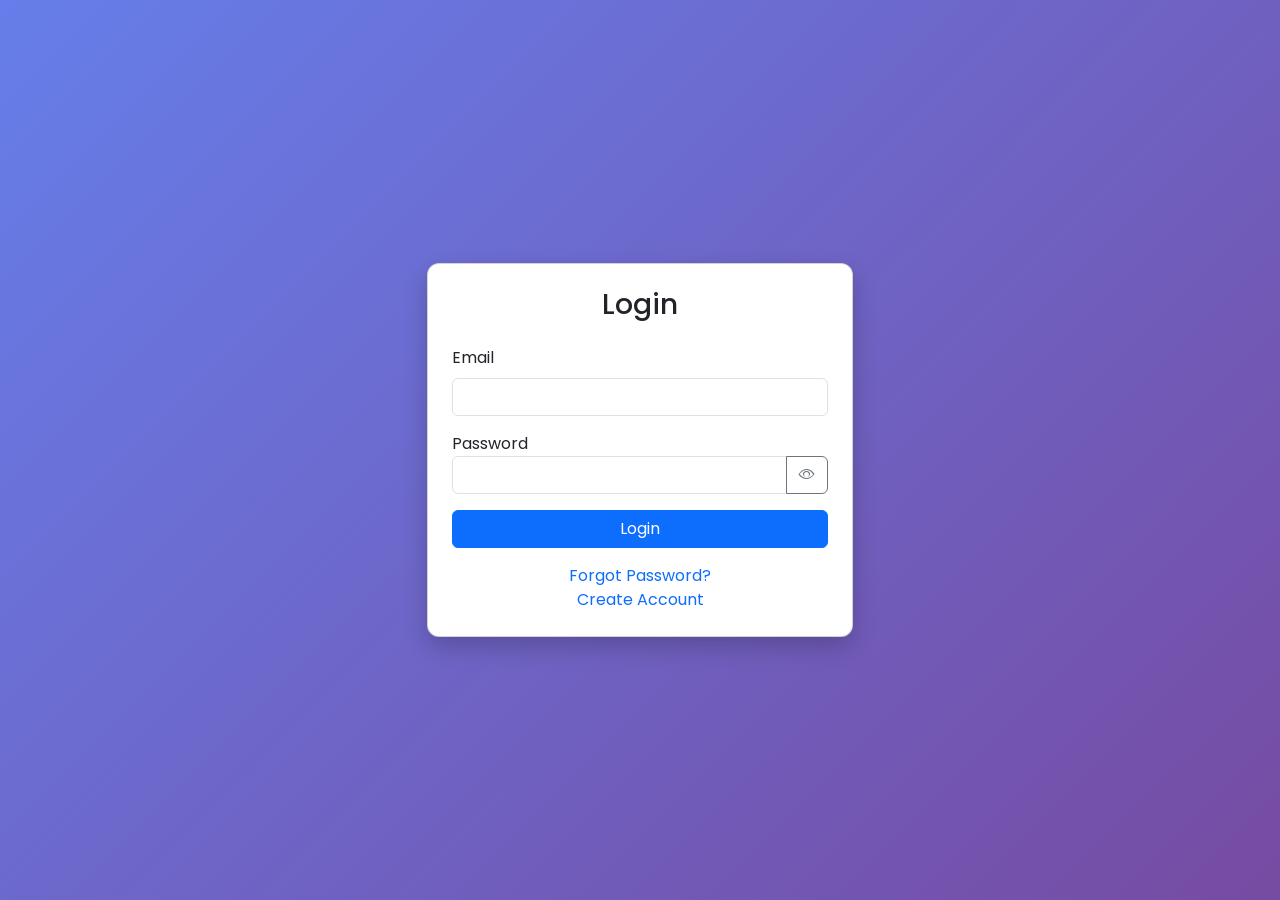
<file: index.html>
<!DOCTYPE html>
<html>
<head>

<meta charset="UTF-8">
<meta name="viewport" content="width=device-width, initial-scale=1">

<title>Login</title>

<link href="https://cdn.jsdelivr.net/npm/bootstrap@5.3.2/dist/css/bootstrap.min.css" rel="stylesheet">

<link rel="stylesheet" href="https://cdn.jsdelivr.net/npm/bootstrap-icons@1.11.1/font/bootstrap-icons.css">

<link href="https://fonts.googleapis.com/css2?family=Poppins:wght@300;400;600&display=swap" rel="stylesheet">

<link rel="stylesheet" href="styles.css">

</head>

<body class="fade-page">

<div class="container-center">

<div class="card p-4 col-md-4">

<h3 class="text-center mb-4">Login</h3>

<form>

<div class="mb-3">
<label class="form-label">Email</label>
<input type="email" class="form-control">
</div>

<div class="mb-3">

<label>Password</label>

<div class="input-group">

<input type="password" id="loginPass" class="form-control">

<button class="btn btn-outline-secondary"
type="button"
onclick="togglePassword('loginPass')">

<i class="bi bi-eye"></i>

</button>

</div>

</div>

<button onclick="showSpinner()" class="btn btn-primary w-100">

<span id="spinner" class="spinner-border spinner-border-sm d-none"></span>

Login

</button>

<div class="text-center mt-3">

<a href="forgot-password.html">Forgot Password?</a><br>

<a href="register.html">Create Account</a>

</div>

</form>

</div>

</div>

<script src="script.js"></script>

<script src="https://cdn.jsdelivr.net/npm/bootstrap@5.3.2/dist/js/bootstrap.bundle.min.js"></script>

</body>
</html>
</file>
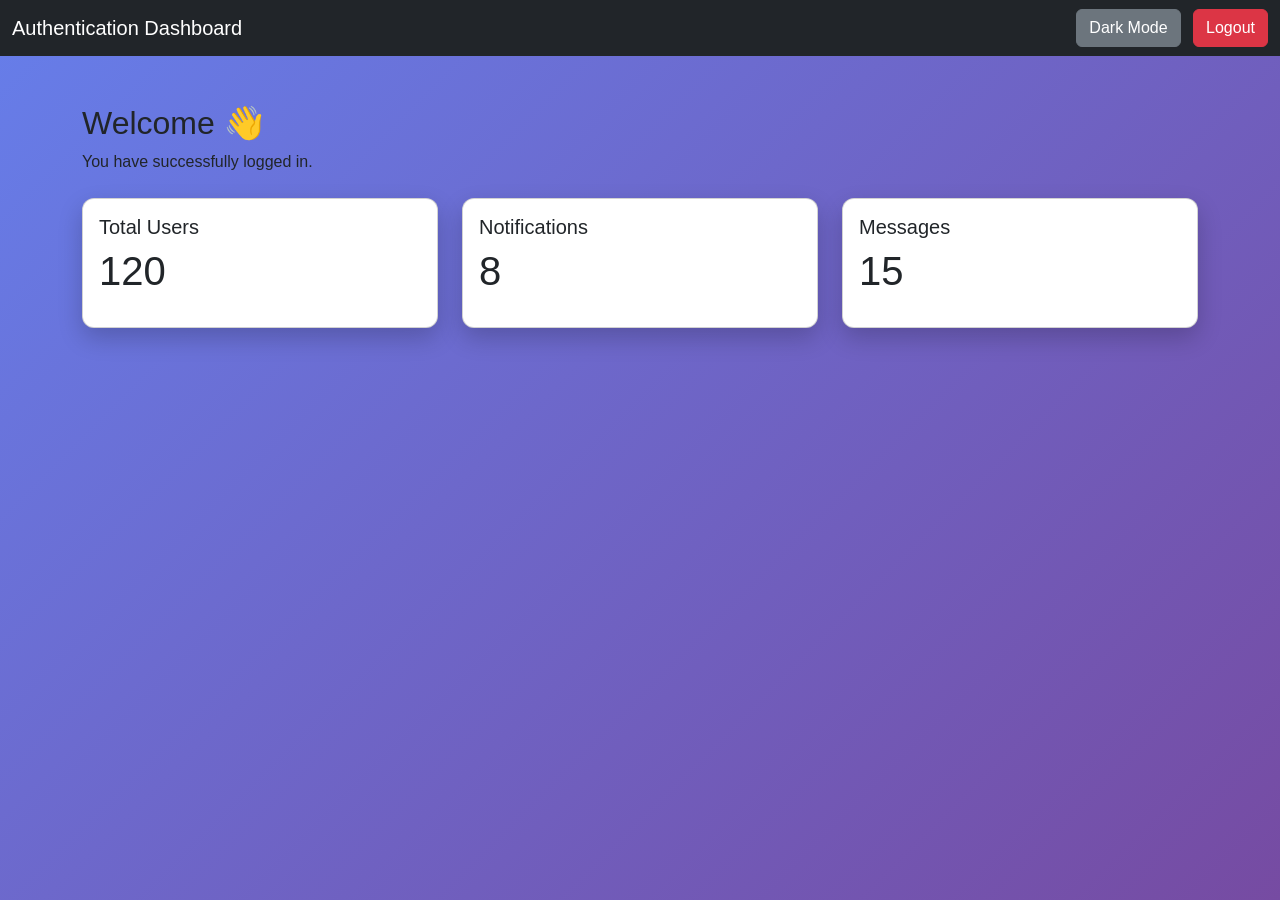
<file: dashboard.html>
<!DOCTYPE html>
<html>
<head>

<meta charset="UTF-8">

<title>Dashboard</title>

<link href="https://cdn.jsdelivr.net/npm/bootstrap@5.3.2/dist/css/bootstrap.min.css" rel="stylesheet">

<link rel="stylesheet" href="styles.css">

</head>

<body class="fade-page">

<nav class="navbar navbar-dark bg-dark">

<div class="container-fluid">

<span class="navbar-brand">Authentication Dashboard</span>

<div>

<button class="btn btn-secondary me-2"
onclick="toggleDarkMode()">
Dark Mode
</button>

<button class="btn btn-danger">Logout</button>

</div>

</div>

</nav>

<div class="container mt-5">

<h2>Welcome 👋</h2>

<p>You have successfully logged in.</p>

<div class="row mt-4">

<div class="col-md-4">
<div class="card p-3">
<h5>Total Users</h5>
<p class="display-6">120</p>
</div>
</div>

<div class="col-md-4">
<div class="card p-3">
<h5>Notifications</h5>
<p class="display-6">8</p>
</div>
</div>

<div class="col-md-4">
<div class="card p-3">
<h5>Messages</h5>
<p class="display-6">15</p>
</div>
</div>

</div>

</div>

<script src="script.js"></script>

</body>
</html>
</file>
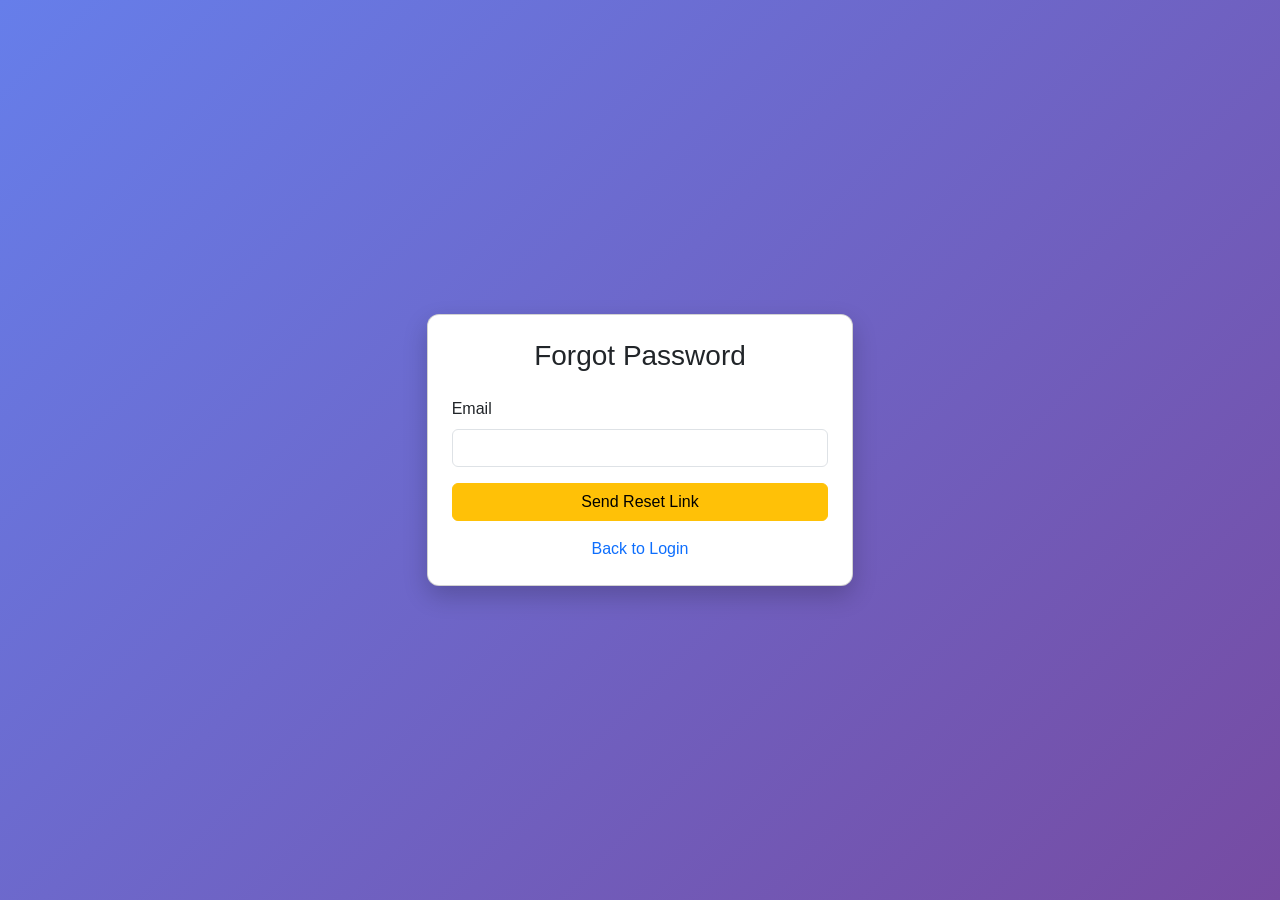
<file: forgot-password.html>
<!DOCTYPE html>
<html>
<head>

<meta charset="UTF-8">

<title>Forgot Password</title>

<link href="https://cdn.jsdelivr.net/npm/bootstrap@5.3.2/dist/css/bootstrap.min.css" rel="stylesheet">

<link rel="stylesheet" href="styles.css">

</head>

<body class="fade-page">

<div class="container-center">

<div class="card p-4 col-md-4">

<h3 class="text-center mb-4">Forgot Password</h3>

<form>

<div class="mb-3">
<label class="form-label">Email</label>
<input type="email" class="form-control">
</div>

<button class="btn btn-warning w-100">Send Reset Link</button>

<div class="text-center mt-3">
<a href="index.html">Back to Login</a>
</div>

</form>

</div>

</div>

</body>
</html>
</file>
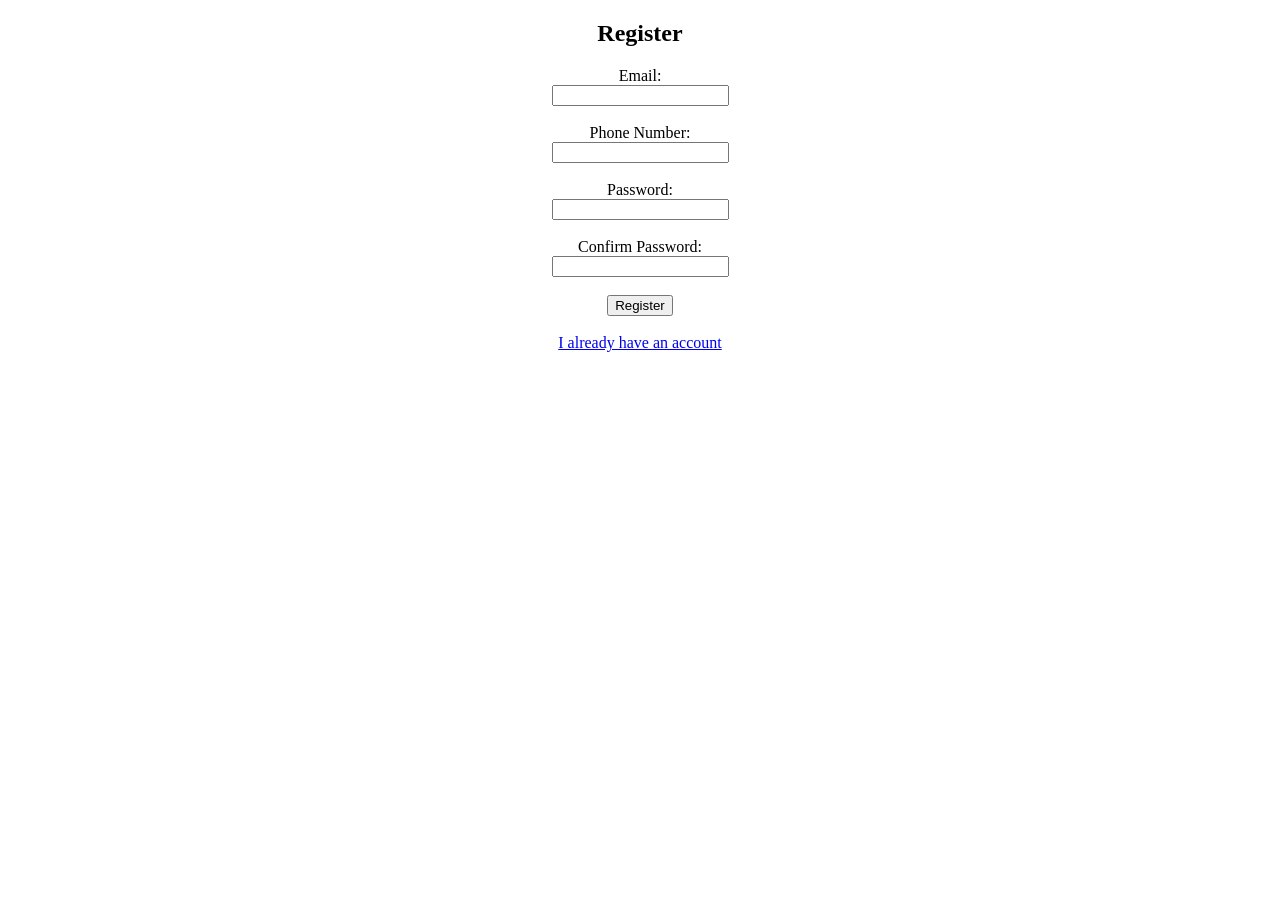
<file: register.html>
<!DOCTYPE html>
<html>
<head>
    <title>Register</title>
</head>
<body>

<center>
    <h2>Register</h2>

    <form action="login.html">
        Email:<br>
        <input type="email"><br><br>

        Phone Number:<br>
        <input type="tel"><br><br>

        Password:<br>
        <input type="password"><br><br>

        Confirm Password:<br>
        <input type="password"><br><br>

        <button type="submit">Register</button>
    </form>

    <br>
    <a href="login.html">I already have an account</a>
</center>

</body>
</html>
</file>
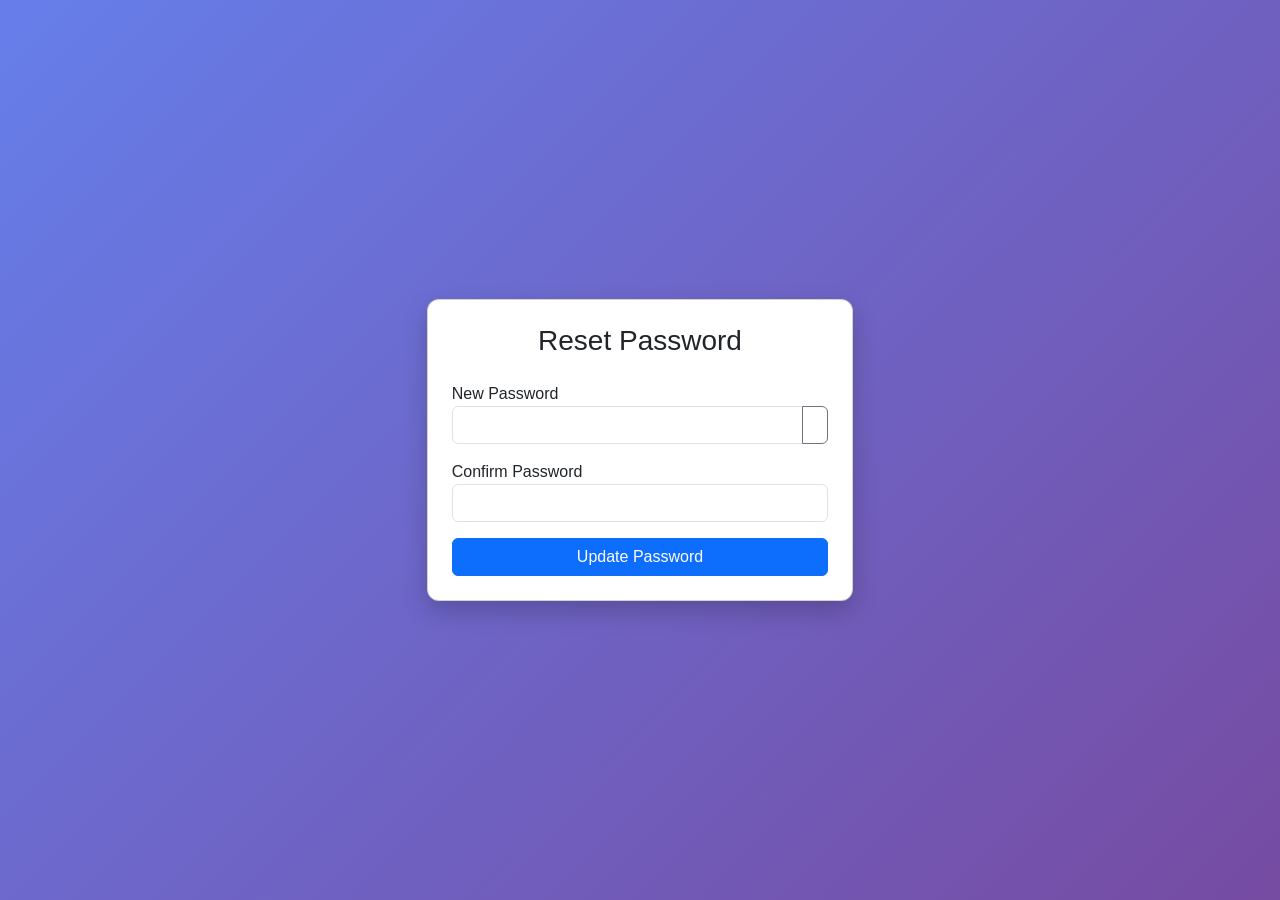
<file: reset-password.html>
<!DOCTYPE html>
<html>
<head>

<meta charset="UTF-8">

<title>Reset Password</title>

<link href="https://cdn.jsdelivr.net/npm/bootstrap@5.3.2/dist/css/bootstrap.min.css" rel="stylesheet">

<link rel="stylesheet" href="styles.css">

</head>

<body class="fade-page">

<div class="container-center">

<div class="card p-4 col-md-4">

<h3 class="text-center mb-4">Reset Password</h3>

<form>

<div class="mb-3">

<label>New Password</label>

<div class="input-group">

<input type="password"
id="newPass"
class="form-control">

<button
class="btn btn-outline-secondary"
onclick="togglePassword('newPass')"
type="button">

<i class="bi bi-eye"></i>

</button>

</div>

</div>

<div class="mb-3">

<label>Confirm Password</label>

<input type="password" class="form-control">

</div>

<button class="btn btn-primary w-100">Update Password</button>

</form>

</div>

</div>

<script src="script.js"></script>

</body>
</html>
</file>
<file: styles.css>
body{
font-family:'Poppins',sans-serif;
background:linear-gradient(135deg,#667eea,#764ba2);
min-height:100vh;
transition:0.4s;
}

.container-center{
min-height:100vh;
display:flex;
justify-content:center;
align-items:center;
}

.card{
border-radius:12px;
box-shadow:0 10px 25px rgba(0,0,0,0.2);
transition:0.3s;
}

.card:hover{
transform:translateY(-5px);
}

.btn-primary:hover{
transform:scale(1.03);
transition:0.3s;
}

a{
text-decoration:none;
}

a:hover{
text-decoration:underline;
}

.dark-mode{
background:#121212 !important;
color:white;
}

.fade-page{
animation:fadeIn 0.6s;
}

@keyframes fadeIn{
from{opacity:0}
to{opacity:1}
}
</file>
